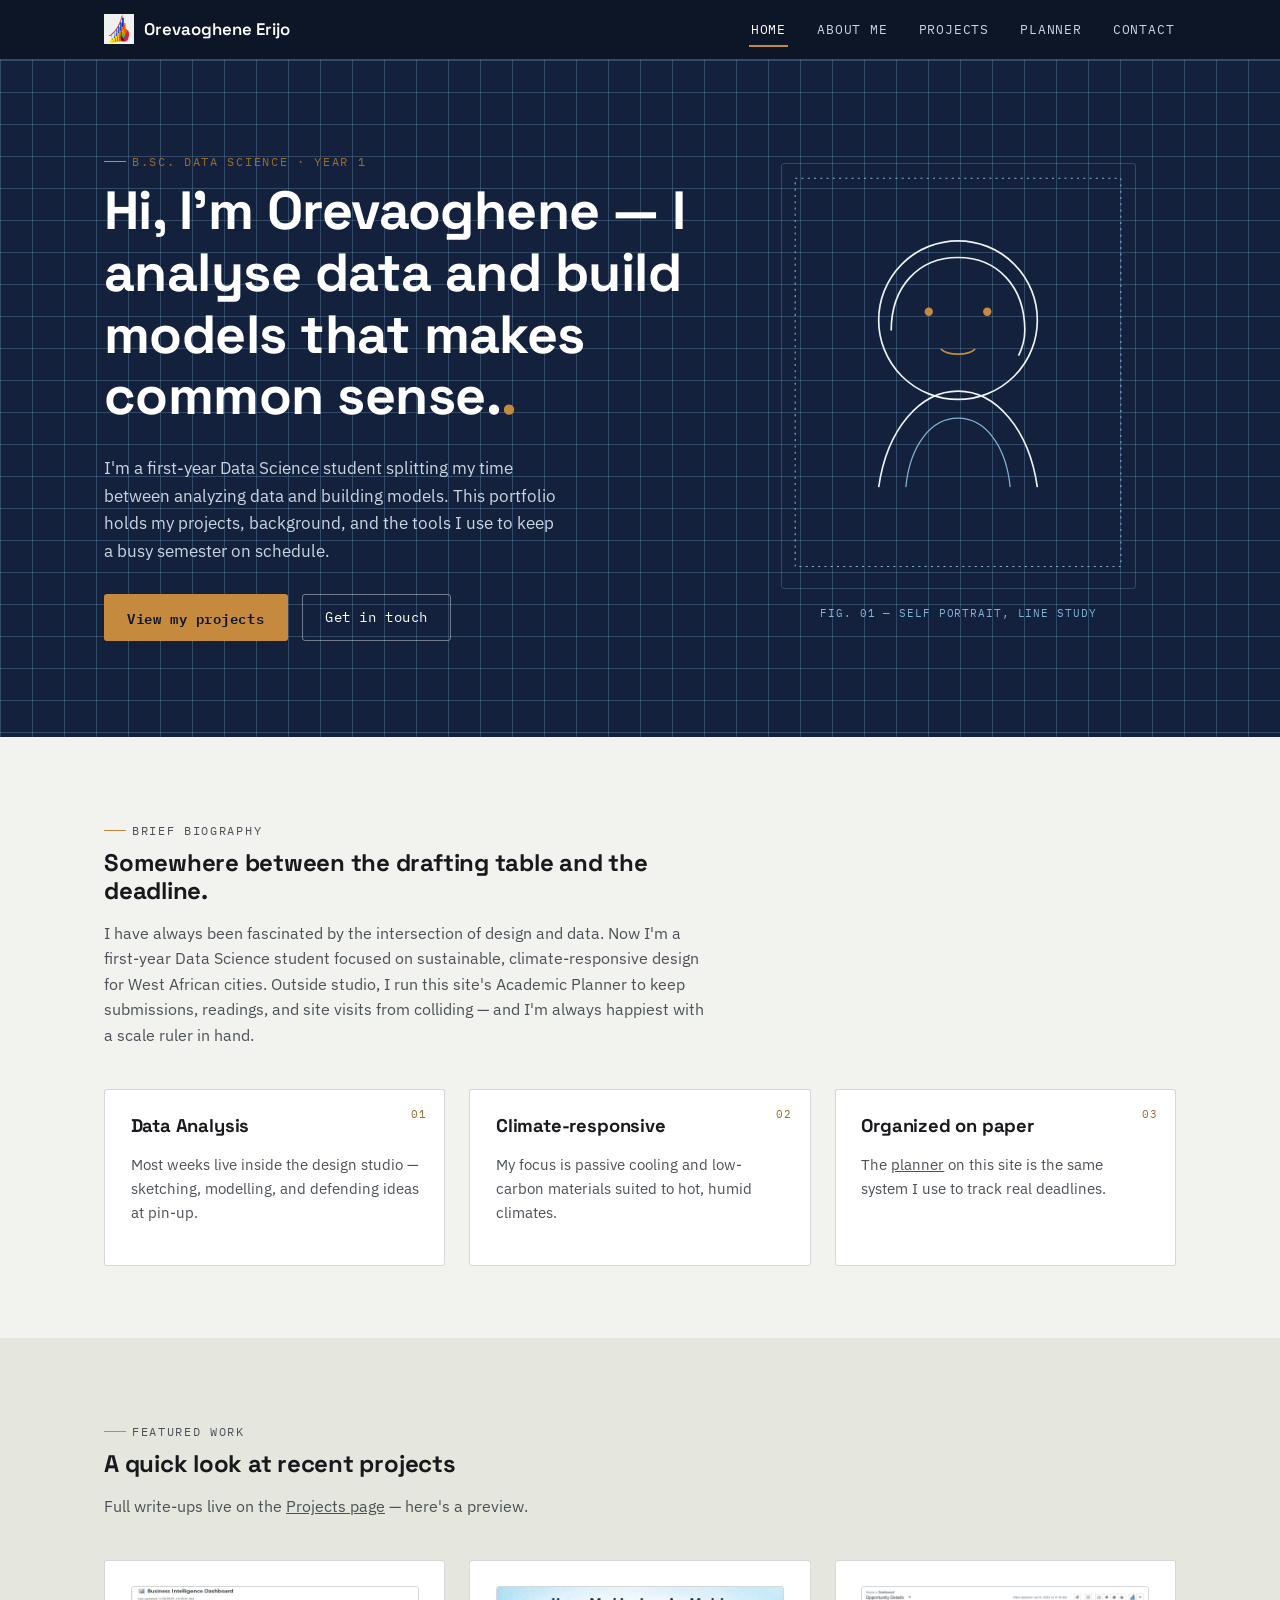
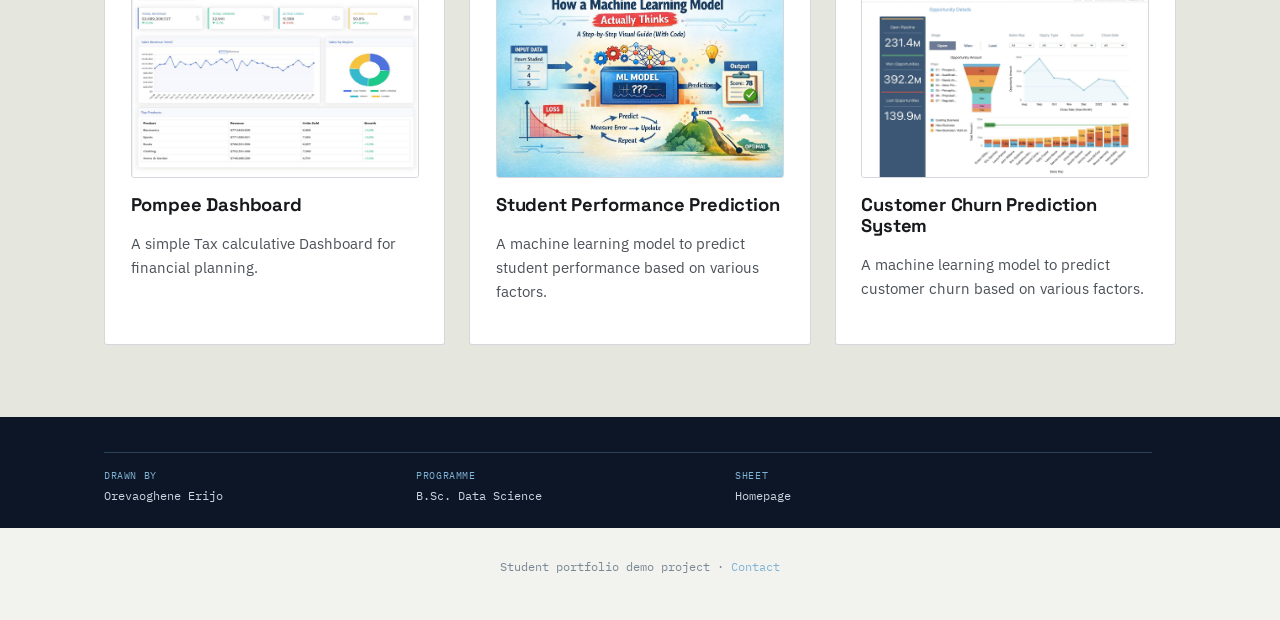
<file: index.html>
<!DOCTYPE html>
<html lang="en">
<head>
<meta charset="UTF-8">
<meta name="viewport" content="width=device-width, initial-scale=1.0">
<title>Orevaoghene Erijo — Data Science Student Portfolio</title>
<meta name="description" content="Academic portfolio and planner for Orevaoghene Erijo, first-year Data Science student.">
<link rel="stylesheet" href="css/style.css">
</head>
<body>

<header class="site-header">
  <nav class="nav" aria-label="Primary">
    <a class="brand" href="index.html">
      <!--<svg class="mark" viewBox="0 0 40 40" fill="none" xmlns="http://www.w3.org/2000/svg" aria-hidden="true">
        <circle cx="20" cy="20" r="17" stroke="#C68A3E" stroke-width="1.6"/>
        <path d="M20 6L27 30L20 26L13 30L20 6Z" stroke="#C68A3E" stroke-width="1.4" stroke-linejoin="round"/>
        <circle cx="20" cy="20" r="2" fill="#C68A3E"/>
      </svg>
    -->
    <img
      class="mark"
      src="images/svg_img.jpg"
      alt=""
      aria-hidden="true"
    />
      Orevaoghene Erijo
    </a>
    <button class="nav-toggle" aria-expanded="false" aria-controls="primary-nav">Menu</button>
    <ul class="nav-links" id="primary-nav">
      <li><a href="index.html" aria-current="page">Home</a></li>
      <li><a href="about.html">About Me</a></li>
      <li><a href="projects.html">Projects</a></li>
      <li><a href="planner.html">Planner</a></li>
      <li><a href="contact.html">Contact</a></li>
    </ul>
  </nav>
</header>

<main>
  <section class="hero blueprint">
    <div class="wrap">
      <div>
        <p class="eyebrow">B.Sc. Data Science · Year 1</p>
        <h1>Hi, I'm Orevaoghene — I analyse data and build models that makes common sense.<span class="accent">.</span></h1>
        <p class="lede">I'm a first-year Data Science student splitting my time between analyzing data and building models. This portfolio holds my projects, background, and the tools I use to keep a busy semester on schedule.</p>
        <div class="btn-row">
          <a class="btn btn-primary" href="projects.html">View my projects</a>
          <a class="btn btn-ghost" href="contact.html">Get in touch</a>
        </div>
      </div>
      <div>
        <figure class="portrait-frame">
          <svg viewBox="0 0 320 380" xmlns="http://www.w3.org/2000/svg" role="img" aria-labelledby="portraitTitle">
            <title id="portraitTitle">Line-drawing portrait of Orevaoghene Erijo, drafted in blueprint style</title>
            <rect x="4" y="4" width="312" height="372" fill="none" stroke="#7FB3D5" stroke-width="1" stroke-dasharray="2 4"/>
            <circle cx="160" cy="140" r="76" fill="none" stroke="#EDF2F6" stroke-width="1.6"/>
            <path d="M96 150c0-42 26-70 64-70s64 28 64 70c0 8-2 16-6 24" fill="none" stroke="#EDF2F6" stroke-width="1.6"/>
            <path d="M84 300c8-56 40-92 76-92s68 36 76 92" fill="none" stroke="#EDF2F6" stroke-width="1.6"/>
            <path d="M110 300c4-40 24-66 50-66s46 26 50 66" fill="none" stroke="#7FB3D5" stroke-width="1.2"/>
            <circle cx="132" cy="132" r="4" fill="#C68A3E"/>
            <circle cx="188" cy="132" r="4" fill="#C68A3E"/>
            <path d="M144 168c6 6 26 6 32 0" fill="none" stroke="#C68A3E" stroke-width="1.6" stroke-linecap="round"/>
          </svg>
        </figure>
        <p class="portrait-cap">FIG. 01 — SELF PORTRAIT, LINE STUDY</p>
      </div>
    </div>
  </section>

  <section>
    <div class="wrap">
      <div class="section-head">
        <p class="eyebrow">Brief biography</p>
        <h2>Somewhere between the drafting table and the deadline.</h2>
        <p>I have always been fascinated by the intersection of design and data. Now I'm a first-year Data Science student focused on sustainable, climate-responsive design for West African cities. Outside studio, I run this site's Academic Planner to keep submissions, readings, and site visits from colliding — and I'm always happiest with a scale ruler in hand.</p>
      </div>
      <div class="grid-3">
        <div class="card">
          <span class="sheet-tag">01</span>
          <h3>Data Analysis</h3>
          <p>Most weeks live inside the design studio — sketching, modelling, and defending ideas at pin-up.</p>
        </div>
        <div class="card">
          <span class="sheet-tag">02</span>
          <h3>Climate-responsive</h3>
          <p>My focus is passive cooling and low-carbon materials suited to hot, humid climates.</p>
        </div>
        <div class="card">
          <span class="sheet-tag">03</span>
          <h3>Organized on paper</h3>
          <p>The <a href="planner.html">planner</a> on this site is the same system I use to track real deadlines.</p>
        </div>
      </div>
    </div>
  </section>

  <section class="section-alt">
    <div class="wrap">
      <div class="section-head">
        <p class="eyebrow">Featured work</p>
        <h2>A quick look at recent projects</h2>
        <p>Full write-ups live on the <a href="projects.html">Projects page</a> — here's a preview.</p>
      </div>
      <div class="grid-3">
        <div class="card">
          <div class="thumb">
            <!--
            <svg viewBox="0 0 300 180" xmlns="http://www.w3.org/2000/svg" aria-hidden="true">
              <rect width="300" height="180" fill="#14213D"/>
              <path d="M20 150L90 60L160 150" fill="none" stroke="#7FB3D5" stroke-width="2"/>
              <rect x="30" y="150" width="120" height="4" fill="#C68A3E"/>
              <path d="M170 150V70h90v80" fill="none" stroke="#EDF2F6" stroke-width="2"/>
            </svg>
            -->
            <img src="images/tax.jpg" alt="Pompee Dashboard" width="300" height="190">
          </div>
          <h3>Pompee Dashboard</h3>
          <p>A simple Tax calculative Dashboard for financial planning.</p>
        </div>
        <div class="card">
          <div class="thumb">
            <!--
            <svg viewBox="0 0 300 180" xmlns="http://www.w3.org/2000/svg" aria-hidden="true">
              <rect width="300" height="180" fill="#14213D"/>
              <rect x="40" y="40" width="220" height="110" fill="none" stroke="#EDF2F6" stroke-width="2"/>
              <line x1="40" y1="95" x2="260" y2="95" stroke="#7FB3D5" stroke-width="1.4"/>
              <line x1="120" y1="40" x2="120" y2="150" stroke="#7FB3D5" stroke-width="1.4"/>
              <line x1="190" y1="40" x2="190" y2="150" stroke="#7FB3D5" stroke-width="1.4"/>
            </svg>
            -->
            <img src="images/scps.jpg" alt="Student Performance Prediction" width="300" height="190">
          </div>
          <h3>Student Performance Prediction</h3>
          <p>A machine learning model to predict student performance based on various factors.</p>
        </div>
        <div class="card">
          <div class="thumb">
            <!--
            <svg viewBox="0 0 300 180" xmlns="http://www.w3.org/2000/svg" aria-hidden="true">
              <rect width="300" height="180" fill="#14213D"/>
              <circle cx="150" cy="95" r="55" fill="none" stroke="#EDF2F6" stroke-width="2"/>
              <path d="M150 40v110M95 95h110" stroke="#7FB3D5" stroke-width="1.4"/>
            </svg>
            -->
            <img src="images/ccp.jpg" alt="Customer Churn Prediction System" width="300" height="190">
          </div>
          <h3>Customer Churn Prediction System</h3>
          <p>A machine learning model to predict customer churn based on various factors.</p>
        </div>
      </div>
    </div>
  </section>
</main>

<footer class="title-block">
  <div class="wrap">
    <div>
      <div class="tb-grid">
        <div><span>Drawn by</span>Orevaoghene Erijo</div>
        <div><span>Programme</span>B.Sc. Data Science</div>
       <!--
        <div><span>Scale</span>Not to scale</div>
        --> 
        <div><span>Sheet</span> Homepage</div>
      </div>
    </div>
   <!-- <div class="tb-sheet">A-01</div> -->
  </div>
</footer>
<p class="site-footer-bottom">Student portfolio demo project · <a href="contact.html">Contact</a></p>

<script src="js/nav.js"></script>
</body>
</html>
</file>
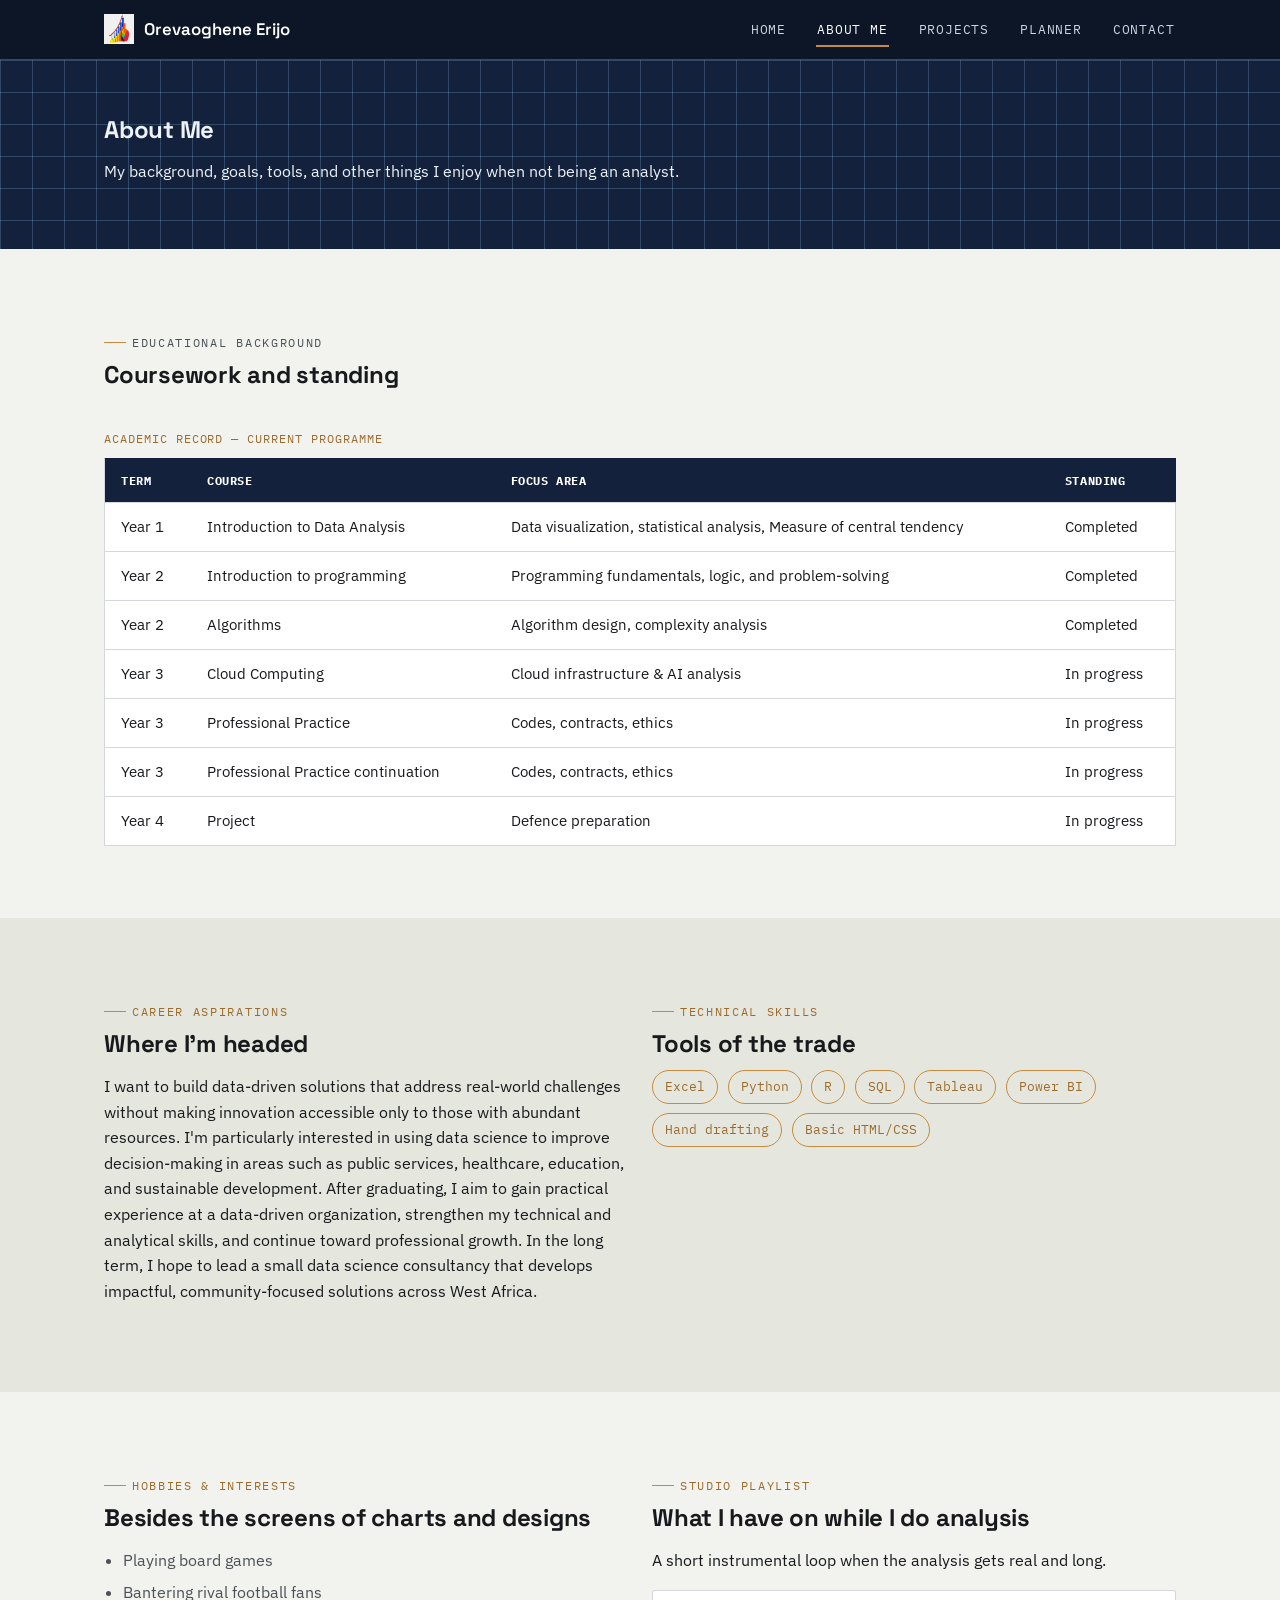
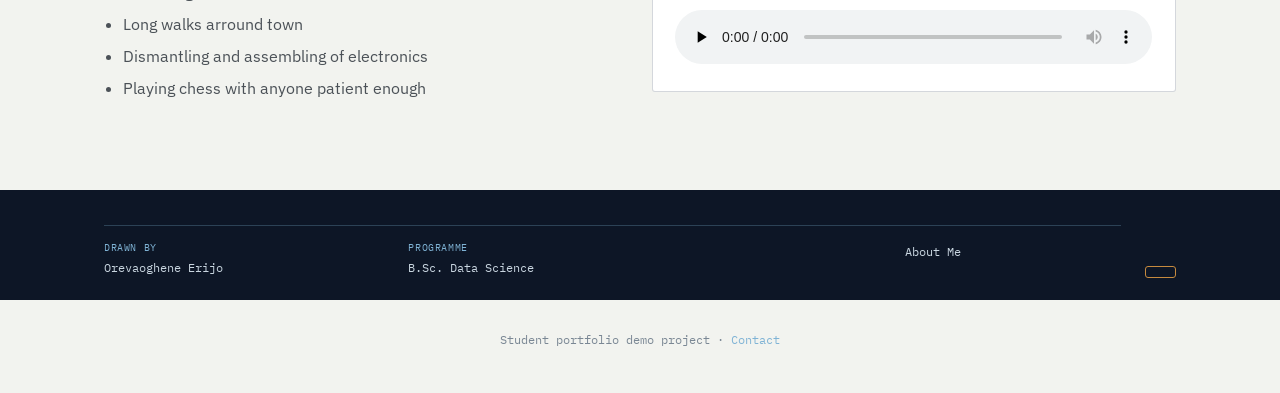
<file: about.html>
<!DOCTYPE html>
<html lang="en">
<head>
<meta charset="UTF-8">
<meta name="viewport" content="width=device-width, initial-scale=1.0">
<title>About Me — Orevaoghene Erijo</title>
<meta name="description" content="Educational background, aspirations, skills and hobbies of Orevaoghene Erijo.">
<link rel="stylesheet" href="css/style.css">
</head>
<body>

<header class="site-header">
  <nav class="nav" aria-label="Primary">
    <a class="brand" href="index.html">
      <!--<svg class="mark" viewBox="0 0 40 40" fill="none"  aria-hidden="true">      
        <circle cx="20" cy="20" r="17" stroke="#C68A3E" stroke-width="1.6"/>
        <path d="M20 6L27 30L20 26L13 30L20 6Z" stroke="#C68A3E" stroke-width="1.4" stroke-linejoin="round"/>
        <circle cx="20" cy="20" r="2" fill="#C68A3E"/>
      </svg>
    -->
    <img
    class="mark"
    src="images/svg_img.jpg"
    alt=""
    aria-hidden="true">
      Orevaoghene Erijo
    </a>
    <button class="nav-toggle" aria-expanded="false" aria-controls="primary-nav">Menu</button>
    <ul class="nav-links" id="primary-nav">
      <li><a href="index.html">Home</a></li>
      <li><a href="about.html" aria-current="page">About Me</a></li>
      <li><a href="projects.html">Projects</a></li>
      <li><a href="planner.html">Planner</a></li>
      <li><a href="contact.html">Contact</a></li>
    </ul>
  </nav>
</header>

<main>
  <section class="blueprint" style="padding: 3.5rem 0 3rem;">
    <div class="wrap">
      <h1>About Me</h1>
      <p class="lede">My background, goals, tools, and other things I enjoy when not being an analyst.</p>
    </div>
  </section>

  <section>
    <div class="wrap">
      <div class="section-head">
        <p class="eyebrow">Educational background</p>
        <h2>Coursework and standing</h2>
      </div>
      <table>
        <caption>Academic record — current programme</caption>
        <thead>
          <tr>
            <th scope="col">Term</th>
            <th scope="col">Course</th>
            <th scope="col">Focus area</th>
            <th scope="col">Standing</th>
          </tr>
        </thead>
        <tbody>
          <tr>
            <td>Year 1</td>
            <td>Introduction to Data Analysis</td>
            <td>Data visualization, statistical analysis, Measure of central tendency</td>
            <td>Completed</td>
          </tr>
          <tr>
            <td>Year 2</td>
            <td>Introduction to programming</td>
            <td>Programming fundamentals, logic, and problem-solving</td>
            <td>Completed</td>
          </tr>
          <tr>
            <td>Year 2</td>
            <td>Algorithms</td>
            <td>Algorithm design, complexity analysis</td>
            <td>Completed</td>
          </tr>
          <tr>
            <td>Year 3</td>
            <td>Cloud Computing</td>
            <td>Cloud infrastructure &amp; AI analysis</td>
            <td>In progress</td>
          </tr>
          <tr>
            <td>Year 3</td>
            <td>Professional Practice</td>
            <td>Codes, contracts, ethics</td>
            <td>In progress</td>
          </tr>
          
          <tr>
            <td>Year 3</td>
            <td>Professional Practice continuation</td>
            <td>Codes, contracts, ethics</td>
            <td>In progress</td>
          </tr>  
          <tr>
            <td>Year 4</td>
            <td>Project</td>
            <td>Defence preparation</td>
            <td>In progress</td>
          </tr>
        </tbody>
      </table>
    </div>
  </section>

  <section class="section-alt">
    <div class="wrap grid-2">
      <div>
        <p class="eyebrow">Career aspirations</p>
        <h2>Where I'm headed</h2>
        <p>I want to build data-driven solutions that address real-world challenges without making innovation accessible only to those with abundant resources. I'm particularly interested in using data science to improve decision-making in areas such as public services, healthcare, education, and sustainable development. 
          After graduating, I aim to gain practical experience at a data-driven organization, strengthen my technical and analytical skills, and continue toward professional growth. In the long term, I hope to lead a small data science consultancy that develops impactful, 
          community-focused solutions across West Africa.</p>
      </div>
      <div>
        <p class="eyebrow">Technical skills</p>
        <h2>Tools of the trade</h2>
        <ul class="tag-list">
          <li>Excel</li>
          <li>Python</li>
          <li>R</li>
          <li>SQL</li>
          <li>Tableau</li>
          <li>Power BI</li>
          <li>Hand drafting</li>
          <li>Basic HTML/CSS</li>
        </ul>
      </div>
    </div>
  </section>

  <section>
    <div class="wrap grid-2">
      <div>
        <p class="eyebrow">Hobbies &amp; interests</p>
        <h2>Besides the screens of charts and designs</h2>
        <ul class="plain-list">
          <li>Playing board games</li>
          <li>Bantering rival football fans</li>
          <li>Long walks arround town</li>
          <li>Dismantling and assembling of electronics</li>
          <li>Playing chess with anyone patient enough</li>
        </ul>
      </div>
      <div>
        <p class="eyebrow">Studio playlist</p>
        <h2>What I have on while I do analysis</h2>
        <p>A short instrumental loop when the analysis gets real and long.</p>
        <div class="audio-card">
          <audio controls preload="none">
            <source src="https://www.soundhelix.com/examples/mp3/SoundHelix-Song-1.mp3" type="audio/mpeg">
            Your browser doesn't support the audio element. You can <a href="https://www.soundhelix.com/examples/mp3/SoundHelix-Song-1.mp3">download the track</a> instead.
          </audio>
        </div>
      </div>
    </div>
  </section>
</main>

<footer class="title-block">
  <div class="wrap">
    <div>
      <div class="tb-grid">
        <div><span>Drawn by</span>Orevaoghene Erijo</div>
        <div><span>Programme</span>B.Sc. Data Science</div>
        <div><span></span></div>
        <div><span></span>About Me</div>
      </div>
    </div>
    <div class="tb-sheet"></div>
  </div>
</footer>
<p class="site-footer-bottom">Student portfolio demo project · <a href="contact.html">Contact</a></p>

<script src="js/nav.js"></script>
</body>
</html>
</file>
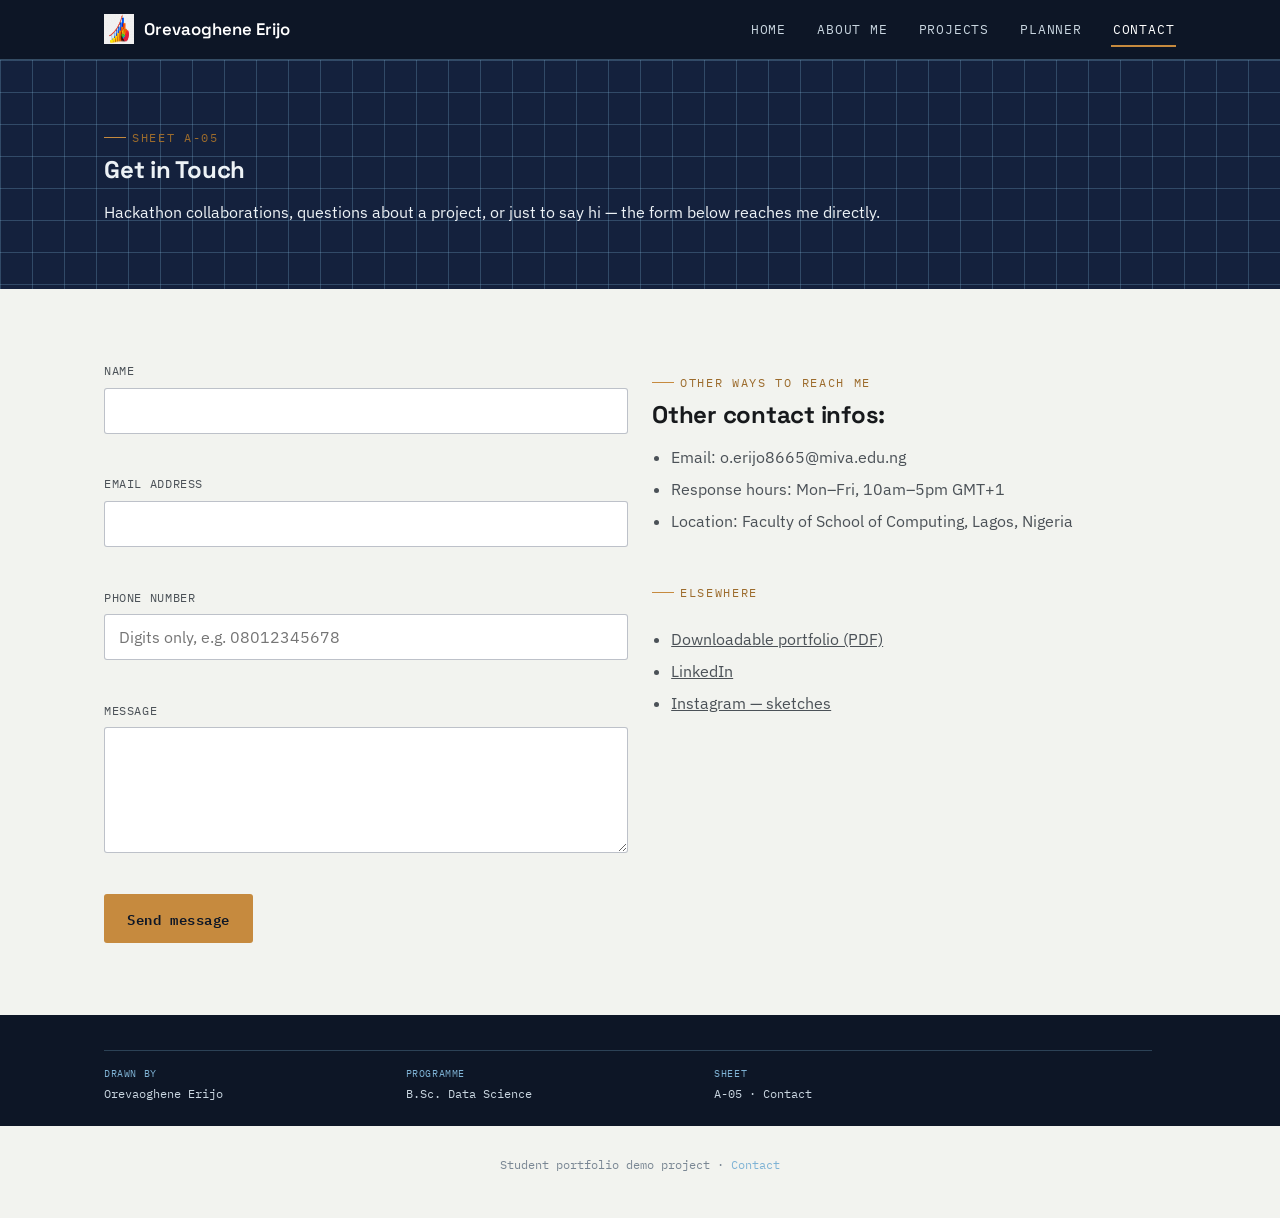
<file: contact.html>
<!DOCTYPE html>
<html lang="en">
<head>
<meta charset="UTF-8">
<meta name="viewport" content="width=device-width, initial-scale=1.0">
<title>Contact — Orevaoghene Erijo</title>
<meta name="description" content="Get in touch with Orevaoghene Erijo via this validated contact form.">
<link rel="stylesheet" href="css/style.css">
</head>
<body>

<header class="site-header">
  <nav class="nav" aria-label="Primary">
    <a class="brand" href="index.html">
      <!--<svg class="mark" viewBox="0 0 40 40" fill="none"  aria-hidden="true">      
        <circle cx="20" cy="20" r="17" stroke="#C68A3E" stroke-width="1.6"/>
        <path d="M20 6L27 30L20 26L13 30L20 6Z" stroke="#C68A3E" stroke-width="1.4" stroke-linejoin="round"/>
        <circle cx="20" cy="20" r="2" fill="#C68A3E"/>
      </svg>
    -->
    <img
    class="mark"
    src="images/svg_img.jpg"
    alt=""
    aria-hidden="true">
      Orevaoghene Erijo
    </a>
    <button class="nav-toggle" aria-expanded="false" aria-controls="primary-nav">Menu</button>
    <ul class="nav-links" id="primary-nav">
      <li><a href="index.html">Home</a></li>
      <li><a href="about.html">About Me</a></li>
      <li><a href="projects.html">Projects</a></li>
      <li><a href="planner.html">Planner</a></li>
      <li><a href="contact.html" aria-current="page">Contact</a></li>
    </ul>
  </nav>
</header>

<main>
  <section class="blueprint" style="padding: 3.5rem 0 3rem;">
    <div class="wrap">
      <p class="eyebrow">Sheet A-05</p>
      <h1>Get in Touch</h1>
      <p class="lede">Hackathon collaborations, questions about a project, or just to say hi — the form below reaches me directly.</p>
    </div>
  </section>

  <section>
    <div class="wrap grid-2">
      <div>
        <form class="stack" id="contact-form" novalidate>
          <div class="field">
            <label for="cf-name">Name</label>
            <input type="text" id="cf-name" name="name" autocomplete="name">
            <span class="error-msg" id="cf-name-error"></span>
          </div>
          <div class="field">
            <label for="cf-email">Email address</label>
            <input type="email" id="cf-email" name="email" autocomplete="email">
            <span class="error-msg" id="cf-email-error"></span>
          </div>
          <div class="field">
            <label for="cf-phone">Phone number</label>
            <input type="tel" id="cf-phone" name="phone" placeholder="Digits only, e.g. 08012345678" autocomplete="tel">
            <span class="error-msg" id="cf-phone-error"></span>
          </div>
          <div class="field">
            <label for="cf-message">Message</label>
            <textarea id="cf-message" name="message" rows="5"></textarea>
            <span class="error-msg" id="cf-message-error"></span>
          </div>
          <div>
            <button type="submit" class="btn btn-primary" style="background: var(--brass); color: var(--navy-deep);">Send message</button>
          </div>
          <div class="form-status" id="form-status" role="status" aria-live="polite"></div>
        </form>
      </div>
      <div>
        <p class="eyebrow">Other ways to reach me</p>
        <h2>Other contact infos:</h2>
        <ul class="plain-list">
          <li>Email: o.erijo8665@miva.edu.ng</li>
          <li>Response hours: Mon–Fri, 10am–5pm GMT+1</li>
          <li>Location: Faculty of School of Computing, Lagos, Nigeria</li>
        </ul>
        <p class="eyebrow" style="margin-top:2rem;">Elsewhere</p>
        <ul class="plain-list">
          <li><a href="https://example.com/hovi-portfolio-pdf" target="_blank" rel="noopener noreferrer">Downloadable portfolio (PDF)</a></li>
          <li><a href="https://example.com/hovi-linkedin" target="_blank" rel="noopener noreferrer">LinkedIn</a></li>
          <li><a href="https://example.com/hovi-instagram" target="_blank" rel="noopener noreferrer">Instagram — sketches</a></li>
        </ul>
      </div>
    </div>
  </section>
</main>

<footer class="title-block">
  <div class="wrap">
    <div>
      <div class="tb-grid">
        <div><span>Drawn by</span>Orevaoghene Erijo</div>
        <div><span>Programme</span>B.Sc. Data Science</div>
        <!-- <div><span>Scale</span>Not to scale</div> -->
        <div><span>Sheet</span>A-05 · Contact</div>
      </div>
    </div>
   <!-- <div class="tb-sheet">A-05</div> --> 
  </div>
</footer>
<p class="site-footer-bottom">Student portfolio demo project · <a href="contact.html">Contact</a></p>

<script src="js/nav.js"></script>
<script src="js/contact.js"></script>
</body>
</html>
</file>
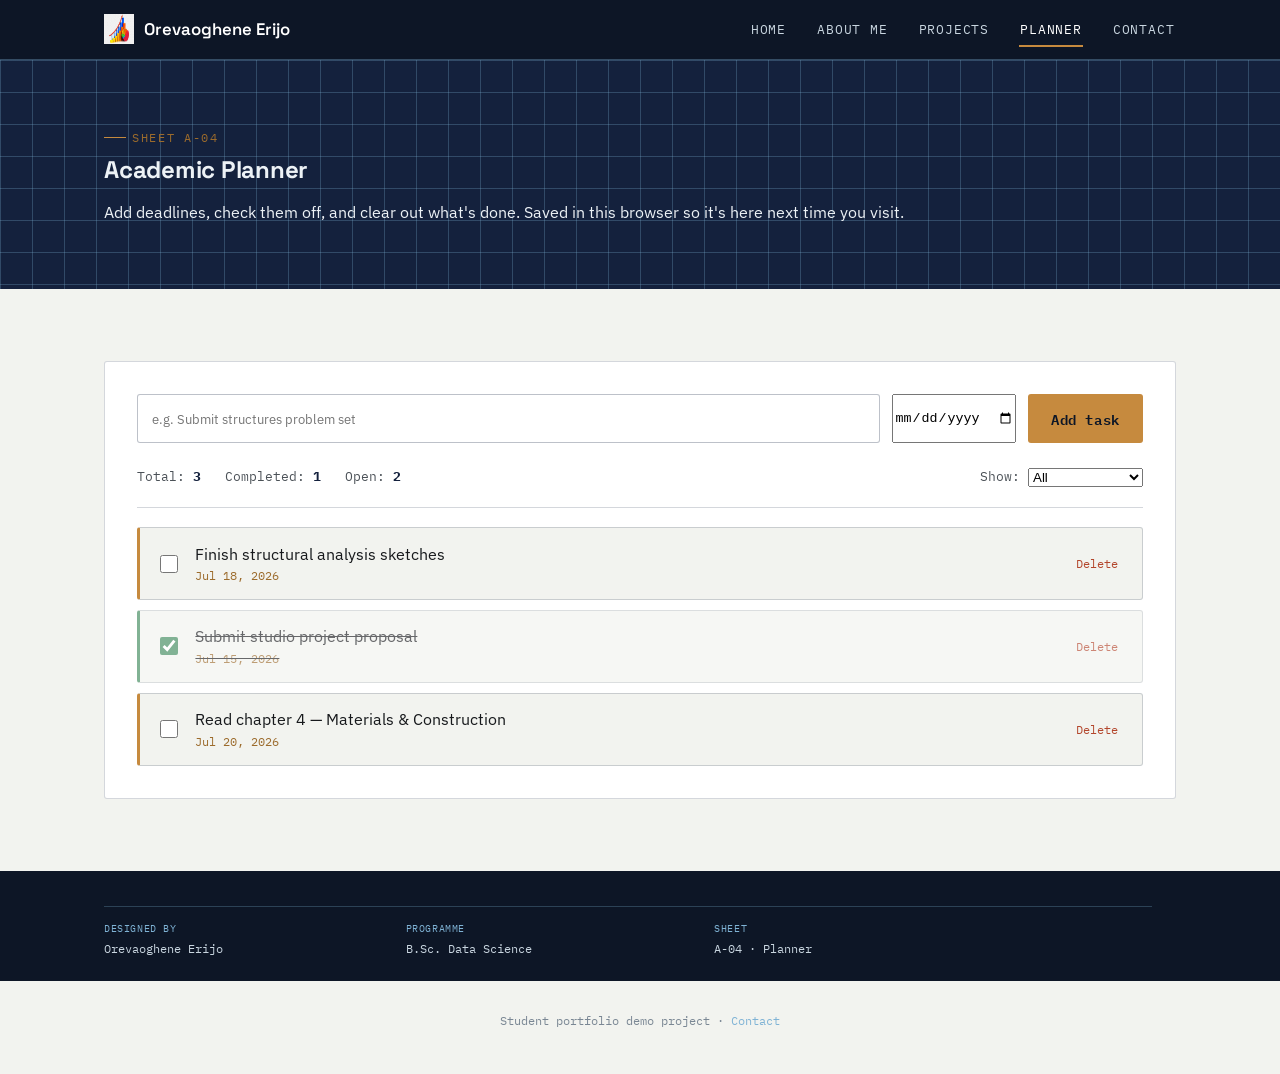
<file: planner.html>
<!DOCTYPE html>
<html lang="en">
<head>
<meta charset="UTF-8">
<meta name="viewport" content="width=device-width, initial-scale=1.0">
<title>Academic Planner — Orevaoghene Erijo</title>
<meta name="description" content="Interactive academic planner to add, complete, and delete tasks.">
<link rel="stylesheet" href="css/style.css">
</head>
<body>

<header class="site-header">
  <nav class="nav" aria-label="Primary">
    <a class="brand" href="index.html">
      <!--<svg class="mark" viewBox="0 0 40 40" fill="none" xmlns="http://www.w3.org/2000/svg" aria-hidden="true">
        <circle cx="20" cy="20" r="17" stroke="#C68A3E" stroke-width="1.6"/>
        <path d="M20 6L27 30L20 26L13 30L20 6Z" stroke="#C68A3E" stroke-width="1.4" stroke-linejoin="round"/>
        <circle cx="20" cy="20" r="2" fill="#C68A3E"/>
      </svg>
    -->
    <img
    class="mark"
    src="images/svg_img.jpg"
    alt=""
    aria-hidden="true">
      Orevaoghene Erijo
    </a>
    <button class="nav-toggle" aria-expanded="false" aria-controls="primary-nav">Menu</button>
    <ul class="nav-links" id="primary-nav">
      <li><a href="index.html">Home</a></li>
      <li><a href="about.html">About Me</a></li>
      <li><a href="projects.html">Projects</a></li>
      <li><a href="planner.html" aria-current="page">Planner</a></li>
      <li><a href="contact.html">Contact</a></li>
    </ul>
  </nav>
</header>

<main>
  <section class="blueprint" style="padding: 3.5rem 0 3rem;">
    <div class="wrap">
      <p class="eyebrow">Sheet A-04</p>
      <h1>Academic Planner</h1>
      <p class="lede">Add deadlines, check them off, and clear out what's done. Saved in this browser so it's here next time you visit.</p>
    </div>
  </section>

  <section>
    <div class="wrap">
      <div class="planner-panel">

        <form class="task-form" id="task-form">
          <label class="visually-hidden" for="task-input">Task description</label>
          <input type="text" id="task-input" name="task" placeholder="e.g. Submit structures problem set" required maxlength="120">
          <label class="visually-hidden" for="task-due">Due date</label>
          <input type="date" id="task-due" name="due" aria-label="Due date">
          <button type="submit" class="btn btn-primary" style="background: var(--brass); color: var(--navy-deep);">Add task</button>
        </form>

        <div class="task-stats">
          <span>Total: <strong id="stat-total">0</strong></span>
          <span>Completed: <strong id="stat-done">0</strong></span>
          <span>Open: <strong id="stat-open">0</strong></span>
          <label style="margin-left:auto; display:flex; align-items:center; gap:0.5rem;">
            Show:
            <select id="task-filter" aria-label="Filter tasks">
              <option value="all">All</option>
              <option value="open">Open only</option>
              <option value="done">Completed only</option>
            </select>
          </label>
        </div>

        <ul class="task-list" id="task-list"></ul>
        <p class="empty-state" id="empty-state">No tasks here yet — add one above to get started.</p>
      </div>
    </div>
  </section>
</main>

<footer class="title-block">
  <div class="wrap">
    <div>
      <div class="tb-grid">
        <div><span>Designed by</span>Orevaoghene Erijo</div>
        <div><span>Programme</span>B.Sc. Data Science</div>
       <!-- <div><span>Scale</span>Not to scale</div> 
        --> 
        <div><span>Sheet</span>A-04 · Planner</div>
      </div>
    </div>
    <!-- <div class="tb-sheet">A-04</div> -->
  </div>
</footer>
<p class="site-footer-bottom">Student portfolio demo project · <a href="contact.html">Contact</a></p>

<script src="js/nav.js"></script>
<script src="js/planner.js"></script>
</body>
</html>
</file>
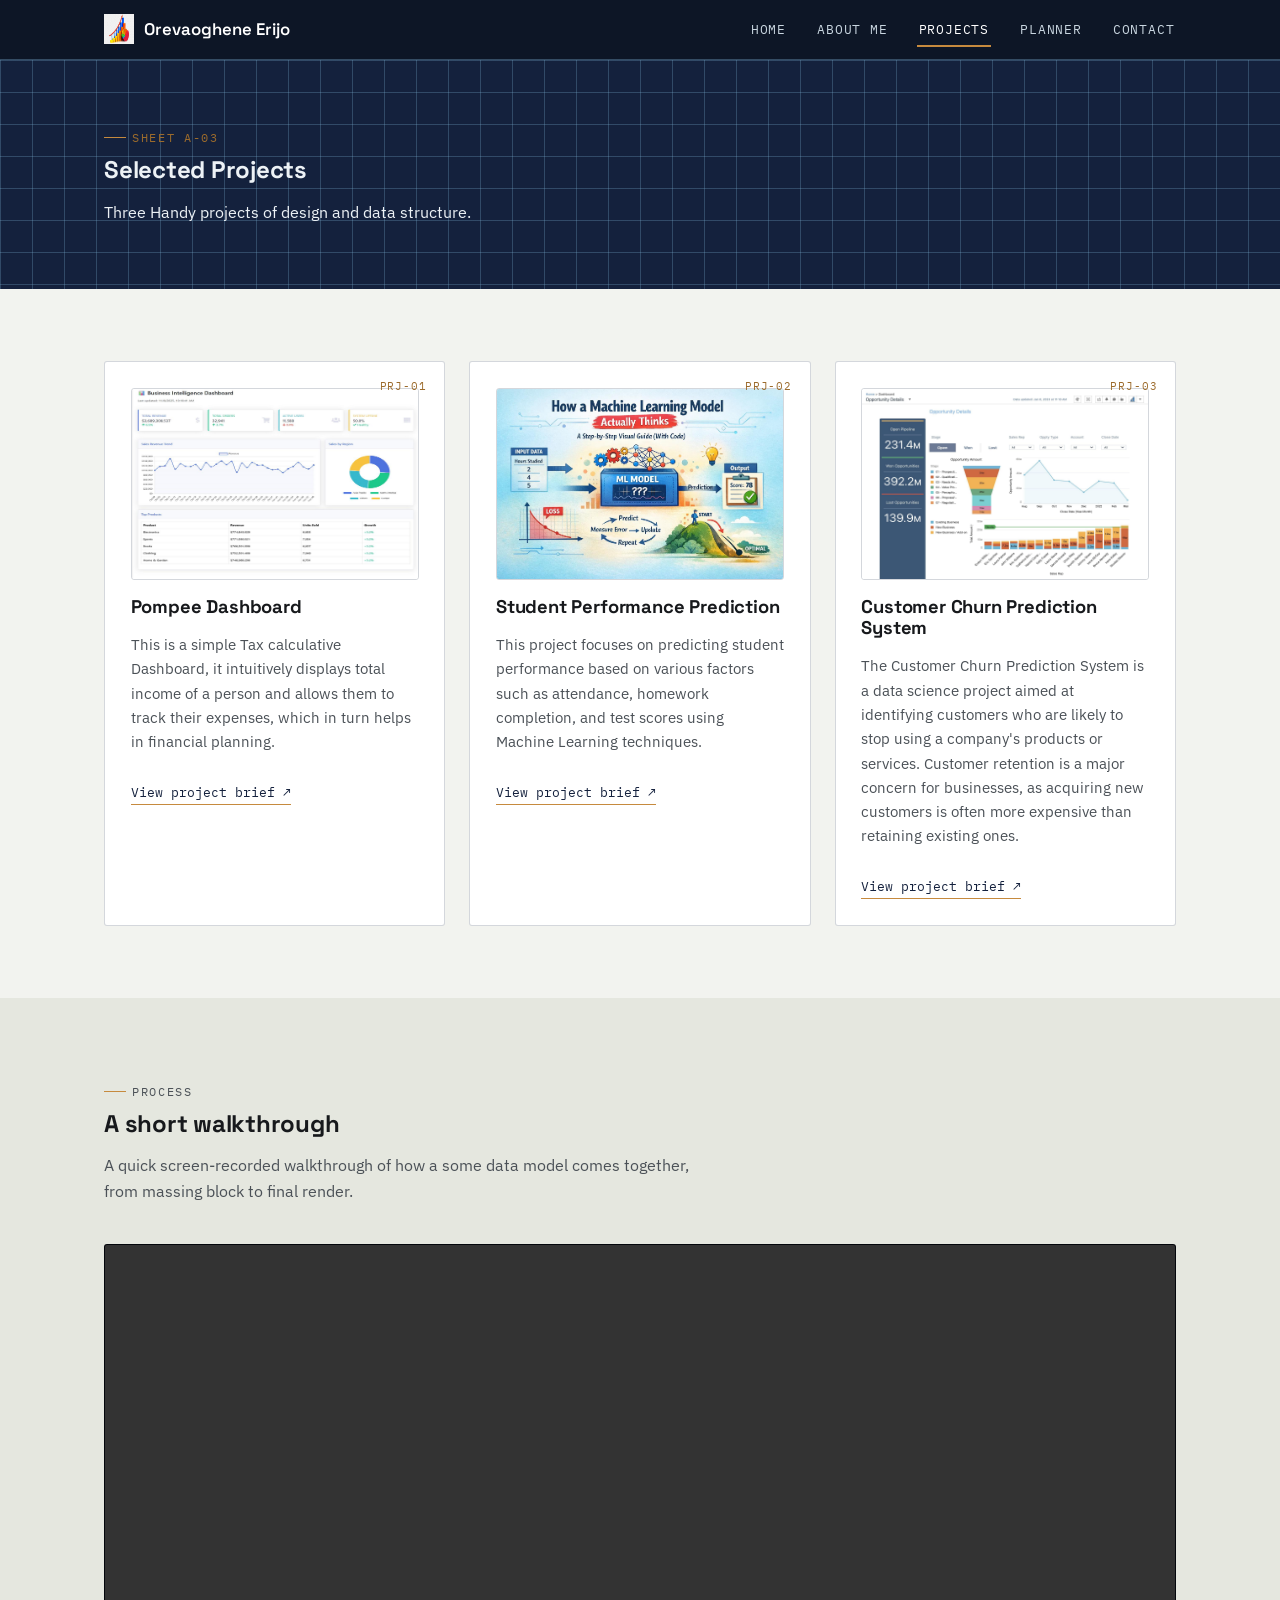
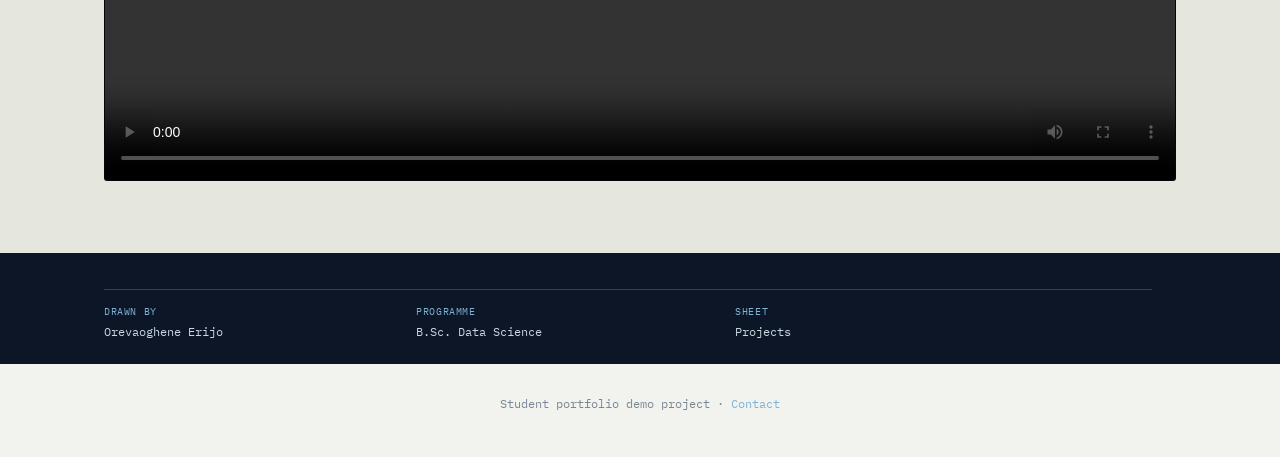
<file: projects.html>
<!DOCTYPE html>
<html lang="en">
<head>
<meta charset="UTF-8">
<meta name="viewport" content="width=device-width, initial-scale=1.0">
<title>Projects — Orevaoghene Erijo</title>
<meta name="description" content="Selected architecture studio projects by Orevaoghene Erijo.">
<link rel="stylesheet" href="css/style.css">
</head>
<body>

<header class="site-header">
  <nav class="nav" aria-label="Primary">
    <a class="brand" href="index.html">
      <!--<svg class="mark" viewBox="0 0 40 40" fill="none" xmlns="http://www.w3.org/2000/svg" aria-hidden="true">
        <circle cx="20" cy="20" r="17" stroke="#C68A3E" stroke-width="1.6"/>
        <path d="M20 6L27 30L20 26L13 30L20 6Z" stroke="#C68A3E" stroke-width="1.4" stroke-linejoin="round"/>
        <circle cx="20" cy="20" r="2" fill="#C68A3E"/>
      </svg>
      -->
    <img
    class="mark"
    src="images/svg_img.jpg"
    alt=""
    aria-hidden="true" 
    />
      Orevaoghene Erijo
    </a>
    <button class="nav-toggle" aria-expanded="false" aria-controls="primary-nav">Menu</button>
    <ul class="nav-links" id="primary-nav">
      <li><a href="index.html">Home</a></li>
      <li><a href="about.html">About Me</a></li>
      <li><a href="projects.html" aria-current="page">Projects</a></li>
      <li><a href="planner.html">Planner</a></li>
      <li><a href="contact.html">Contact</a></li>
    </ul>
  </nav>
</header>

<main>
  <section class="blueprint" style="padding: 3.5rem 0 3rem;">
    <div class="wrap">
      <p class="eyebrow">Sheet A-03</p>
      <h1>Selected Projects</h1>
      <p class="lede">Three Handy projects of design and data structure.</p>
    </div>
  </section>

  <section>
    <div class="wrap">
      <div class="grid-3">

        <article class="card">
          <span class="sheet-tag">PRJ-01</span>
          <div class="thumb">
            <!--
            <svg viewBox="0 0 300 190" xmlns="http://www.w3.org/2000/svg" role="img" aria-labelledby="p1title">
              <title id="p1title">Pompee Dashboard</title>
              <rect width="300" height="190" fill="#14213D"/>
              <path d="M15 160L95 55L175 160" fill="none" stroke="#7FB3D5" stroke-width="2"/>
              <rect x="25" y="160" width="140" height="4" fill="#C68A3E"/>
              <path d="M190 160V80h95v80" fill="none" stroke="#EDF2F6" stroke-width="2"/>
              <line x1="190" y1="120" x2="285" y2="120" stroke="#7FB3D5" stroke-width="1"/>
            </svg>
            -->
            <img src="images/tax.jpg" alt="Pompee Dashboard" width="300" height="190">
          </div>
          <h3>Pompee Dashboard</h3>
          <p>This is a simple Tax calculative Dashboard, it intuitively displays total income of a person and allows them to track their expenses, which in turn helps in financial planning.</p>
          <a class="card-link" href="https://example.com/projects/pompee-dashboard" target="_blank" rel="noopener noreferrer">View project brief ↗</a>
        </article>

        <article class="card">
          <span class="sheet-tag">PRJ-02</span>
          <div class="thumb">
            <!--
             <svg viewBox="0 0 300 190" xmlns="http://www.w3.org/2000/svg" role="img" aria-labelledby="p2title">
              <title id="p2title">Student Performance Prediction</title>
              <rect width="300" height="190" fill="#14213D"/>
              <rect x="40" y="40" width="220" height="115" fill="none" stroke="#EDF2F6" stroke-width="2"/>
              <line x1="40" y1="100" x2="260" y2="100" stroke="#7FB3D5" stroke-width="1.4"/>
              <line x1="120" y1="40" x2="120" y2="155" stroke="#7FB3D5" stroke-width="1.4"/>
              <line x1="195" y1="40" x2="195" y2="155" stroke="#7FB3D5" stroke-width="1.4"/>
              <circle cx="150" cy="150" r="3" fill="#C68A3E"/>
            </svg>
            -->
            <img src="images/scps.jpg" alt="Student Performance Prediction" width="300" height="190">
          </div>
          <h3>Student Performance Prediction</h3>
          <p>This project focuses on predicting student performance based on various factors such as attendance, homework completion, and test scores using Machine Learning techniques.</p>
          <a class="card-link" href="https://example.com/projects/student-performance-prediction" target="_blank" rel="noopener noreferrer">View project brief ↗</a>
        </article>

        <article class="card">
          <span class="sheet-tag">PRJ-03</span>
          <div class="thumb">
            <!--
            <svg viewBox="0 0 300 190" xmlns="http://www.w3.org/2000/svg" role="img" aria-labelledby="p3title">
              <title id="p3title">Customer Churn Prediction System</title>
              <rect width="300" height="190" fill="#14213D"/>
              <circle cx="150" cy="100" r="58" fill="none" stroke="#EDF2F6" stroke-width="2"/>
              <path d="M150 42v116M92 100h116" stroke="#7FB3D5" stroke-width="1.4"/>
              <path d="M112 62l76 76M188 62l-76 76" stroke="#7FB3D5" stroke-width="1"/>
            </svg>
          -->
            <img src="images/ccp.jpg" alt="Customer Churn Prediction System" width="300" height="190">
          </div>
          <h3>Customer Churn Prediction System</h3>
          <p>The Customer Churn Prediction System is a data science  project aimed at identifying customers who are likely to stop using a company's products or services. Customer retention is a major concern for businesses, as acquiring new customers is often more expensive than retaining existing ones.</p>
          <a class="card-link" href="https://example.com/projects/customer-churn-prediction" target="_blank" rel="noopener noreferrer">View project brief ↗</a>
        </article>

      </div>
    </div>
  </section>

  <section class="section-alt">
    <div class="wrap">
      <div class="section-head">
        <p class="eyebrow">Process</p>
        <h2>A short walkthrough</h2>
        <p>A quick screen-recorded walkthrough of how a some data model comes together, from massing block to final render.</p>
      </div>
      <div class="media-frame">
        <video controls preload="metadata" poster="">
          <source src="https://interactive-examples.mdn.mozilla.net/media/cc0-videos/flower.webm" type="video/webm">
          <source src="https://interactive-examples.mdn.mozilla.net/media/cc0-videos/flower.mp4" type="video/mp4">
          Your browser doesn't support embedded video.
        </video>
      </div>
    </div>
  </section>
</main>

<footer class="title-block">
  <div class="wrap">
    <div>
      <div class="tb-grid">
        <div><span>Drawn by</span>Orevaoghene Erijo</div>
        <div><span>Programme</span>B.Sc. Data Science</div>
       <!-- <div><span>Scale</span>Not to scale</div> -->
        <div><span>Sheet</span>Projects</div>
      </div>
    </div>
    <!--<div class="tb-sheet">A-03</div> -->
  </div>
</footer>
<p class="site-footer-bottom">Student portfolio demo project · <a href="contact.html">Contact</a></p>

<script src="js/nav.js"></script>
</body>
</html>
</file>
<file: css/style.css>
/* =========================================================
   OREVAOGHENE CSS DESIGN
   ========================================================= */

@import url('https://fonts.googleapis.com/css2?family=Space+Grotesk:wght@400;500;600;700&family=IBM+Plex+Sans:wght@400;500;600&family=IBM+Plex+Mono:wght@400;500&display=swap');

:root {
  /* ---- color tokens ---- */
  --navy:        #14213D;
  --navy-deep:   #0D1626;
  --blue-line:   #7FB3D5;
  --blue-line-soft: rgba(127, 179, 213, 0.28);
  --paper:       #F2F3EF;
  --paper-dim:   #E5E7DF;
  --paper-card:  #FFFFFF;
  --ink:         #17191C;
  --ink-soft:    #4B5157;
  --brass:       #C68A3E;
  --brass-dark:  #9C6B2C;
  --ok:          #3E8A5C;
  --danger:      #B3462C;

  /* ---- type ---- */
  --font-display: 'Space Grotesk', sans-serif;
  --font-body:    'IBM Plex Sans', sans-serif;
  --font-mono:    'IBM Plex Mono', monospace;

  /* ---- layout ---- */
  --max-w: 1120px;
  --radius: 3px;
  --border: 1px solid rgba(20, 33, 61, 0.18);
}

* { box-sizing: border-box; }
html { scroll-behavior: smooth; }

body {
  margin: 0;
  font-family: var(--font-body);
  color: var(--ink);
  background: var(--paper);
  line-height: 1.6;
  -webkit-font-smoothing: antialiased;
}

img { max-width: 100%; display: block; }
a { color: inherit; }

h1, h2, h3, h4 {
  font-family: var(--font-display);
  margin: 0 0 0.5em 0;
  line-height: 1.15;
  letter-spacing: -0.01em;
}

.eyebrow {
  font-family: var(--font-mono);
  font-size: 0.75rem;
  letter-spacing: 0.14em;
  text-transform: uppercase;
  color: var(--brass-dark);
  display: inline-flex;
  align-items: center;
  gap: 0.5em;
  margin-bottom: 0.75em;
}
.eyebrow::before {
  content: "";
  width: 22px;
  height: 1px;
  background: var(--brass);
  display: inline-block;
}

.wrap {
  max-width: var(--max-w);
  margin: 0 auto;
  padding: 0 1.5rem;
}

/* ================= BLUEPRINT GRID BACKGROUND ================= */
.blueprint {
  background-color: var(--navy);
  background-image:
    linear-gradient(var(--blue-line-soft) 1px, transparent 1px),
    linear-gradient(90deg, var(--blue-line-soft) 1px, transparent 1px);
  background-size: 32px 32px;
  color: #EDF2F6;
  position: relative;
}

/* ================= NAVIGATION ================= */
.site-header {
  background: var(--navy-deep);
  border-bottom: 1px solid rgba(127,179,213,0.35);
  position: sticky;
  top: 0;
  z-index: 50;
}
.nav {
  display: flex;
  align-items: center;
  justify-content: space-between;
  padding: 0.9rem 1.5rem;
  max-width: var(--max-w);
  margin: 0 auto;
}
.brand {
  display: flex;
  align-items: center;
  gap: 0.6rem;
  font-family: var(--font-display);
  font-weight: 600;
  font-size: 1.05rem;
  color: #fff;
  text-decoration: none;
}
.brand .mark {
  width: 30px; height: 30px;
  flex-shrink: 0;
}
.nav-links {
  list-style: none;
  display: flex;
  gap: 1.75rem;
  margin: 0;
  padding: 0;
}
.nav-links a {
  text-decoration: none;
  color: #C9D6E0;
  font-family: var(--font-mono);
  font-size: 0.82rem;
  letter-spacing: 0.06em;
  text-transform: uppercase;
  padding: 0.4rem 0.1rem;
  border-bottom: 2px solid transparent;
  transition: color 0.2s ease, border-color 0.2s ease;
}
.nav-links a:hover,
.nav-links a[aria-current="page"] {
  color: #fff;
  border-bottom-color: var(--brass);
}
.nav-toggle {
  display: none;
  background: none;
  border: 1px solid rgba(255,255,255,0.4);
  color: #fff;
  border-radius: var(--radius);
  padding: 0.4rem 0.6rem;
  font-family: var(--font-mono);
  cursor: pointer;
}

@media (max-width: 760px) {
  .nav-toggle { display: inline-block; }
  .nav-links {
    position: absolute;
    top: 100%; left: 0; right: 0;
    background: var(--navy-deep);
    flex-direction: column;
    gap: 0;
    max-height: 0;
    overflow: hidden;
    transition: max-height 0.28s ease;
    border-bottom: 1px solid rgba(127,179,213,0.35);
  }
  .nav-links.open { max-height: 320px; }
  .nav-links li { border-top: 1px solid rgba(127,179,213,0.15); }
  .nav-links a { display: block; padding: 0.9rem 1.5rem; }
}

/* ================= HERO ================= */
.hero {
  padding: 5rem 0 6rem;
  overflow: hidden;
}
.hero .wrap {
  display: grid;
  grid-template-columns: 1.15fr 0.85fr;
  gap: 3rem;
  align-items: center;
}
.hero h1 {
  font-size: clamp(2.2rem, 4.2vw, 3.4rem);
  color: #fff;
}
.hero h1 .accent { color: var(--brass); }
.hero p.lede {
  font-size: 1.08rem;
  color: #C9D6E0;
  max-width: 46ch;
}
.btn-row { display: flex; gap: 0.9rem; margin-top: 1.8rem; flex-wrap: wrap; }
.btn {
  font-family: var(--font-mono);
  font-size: 0.85rem;
  letter-spacing: 0.04em;
  text-decoration: none;
  padding: 0.75rem 1.4rem;
  border-radius: var(--radius);
  display: inline-flex;
  align-items: center;
  gap: 0.5em;
  transition: transform 0.15s ease, box-shadow 0.15s ease;
  border: 1px solid transparent;
}
.btn:hover { transform: translateY(-2px); }
.btn-primary { background: var(--brass); color: var(--navy-deep); font-weight: 600; }
.btn-primary:hover { box-shadow: 0 6px 18px rgba(198,138,62,0.35); }
.btn-ghost { border-color: rgba(255,255,255,0.4); color: #fff; }
.btn-ghost:hover { border-color: var(--brass); color: var(--brass); }

/* portrait line-art frame */
.portrait-frame {
  border: 1px solid var(--blue-line-soft);
  border-radius: var(--radius);
  padding: 0.6rem;
  animation: drawIn 1.1s ease-out both;
}
@keyframes drawIn {
  from { opacity: 0; transform: translateY(14px); }
  to   { opacity: 1; transform: translateY(0); }
}
.portrait-frame svg { width: 100%; height: auto; }
.portrait-cap {
  font-family: var(--font-mono);
  font-size: 0.7rem;
  color: var(--blue-line);
  text-align: center;
  margin-top: 0.5rem;
  letter-spacing: 0.08em;
}

/* ================= SECTIONS ================= */
section { padding: 4.5rem 0; }
.section-alt { background: var(--paper-dim); }
.section-head { max-width: 60ch; margin-bottom: 2.5rem; }
.section-head p { color: var(--ink-soft); }

/* ================= CARDS / GRID ================= */
.grid-3 {
  display: grid;
  grid-template-columns: repeat(3, 1fr);
  gap: 1.5rem;
}
.grid-2 {
  display: grid;
  grid-template-columns: repeat(2, 1fr);
  gap: 1.5rem;
}
@media (max-width: 860px) {
  .grid-3, .grid-2 { grid-template-columns: 1fr; }
  .hero .wrap { grid-template-columns: 1fr; }
  .hero { padding: 3.2rem 0 3.5rem; text-align: left; }
}

.card {
  background: var(--paper-card);
  border: var(--border);
  border-radius: var(--radius);
  padding: 1.6rem;
  transition: transform 0.2s ease, box-shadow 0.2s ease;
  position: relative;
}
.card:hover { transform: translateY(-4px); box-shadow: 0 10px 26px rgba(20,33,61,0.1); }
.card .sheet-tag {
  font-family: var(--font-mono);
  font-size: 0.68rem;
  color: var(--brass-dark);
  letter-spacing: 0.08em;
  position: absolute;
  top: 1rem; right: 1.1rem;
}
.card h3 { font-size: 1.15rem; margin-bottom: 0.4rem; }
.card p { color: var(--ink-soft); font-size: 0.95rem; }
.card .thumb { border-radius: var(--radius); margin-bottom: 1rem; overflow: hidden; border: var(--border); }
.card .thumb svg { display: block; width: 100%; }
.card a.card-link {
  font-family: var(--font-mono);
  font-size: 0.8rem;
  color: var(--navy);
  text-decoration: none;
  display: inline-block;
  margin-top: 0.9rem;
  border-bottom: 1px solid var(--brass);
}
.card a.card-link:hover { color: var(--brass-dark); }

/* ================= TABLES ================= */
table {
  width: 100%;
  border-collapse: collapse;
  font-size: 0.94rem;
  background: var(--paper-card);
  border: var(--border);
}
caption {
  text-align: left;
  font-family: var(--font-mono);
  font-size: 0.75rem;
  letter-spacing: 0.08em;
  text-transform: uppercase;
  color: var(--brass-dark);
  margin-bottom: 0.6rem;
}
th, td {
  text-align: left;
  padding: 0.75rem 1rem;
  border-bottom: var(--border);
}
thead th {
  font-family: var(--font-mono);
  font-size: 0.75rem;
  letter-spacing: 0.05em;
  text-transform: uppercase;
  background: var(--navy);
  color: #fff;
}
tbody tr:hover { background: rgba(198,138,62,0.06); }

/* ================= SKILL / TAG LISTS ================= */
.tag-list { list-style: none; margin: 0; padding: 0; display: flex; flex-wrap: wrap; gap: 0.6rem; }
.tag-list li {
  font-family: var(--font-mono);
  font-size: 0.8rem;
  border: 1px solid var(--brass);
  color: var(--brass-dark);
  padding: 0.35rem 0.75rem;
  border-radius: 999px;
}
.plain-list { padding-left: 1.2rem; color: var(--ink-soft); }
.plain-list li { margin-bottom: 0.4rem; }

/* ================= FORMS ================= */
form.stack { display: grid; gap: 1.3rem; max-width: 620px; }
.field { display: grid; gap: 0.4rem; }
.field label {
  font-family: var(--font-mono);
  font-size: 0.78rem;
  letter-spacing: 0.05em;
  text-transform: uppercase;
  color: var(--ink-soft);
}
.field input,
.field textarea {
  font-family: var(--font-body);
  font-size: 0.98rem;
  padding: 0.75rem 0.9rem;
  border: 1px solid rgba(20,33,61,0.28);
  border-radius: var(--radius);
  background: var(--paper-card);
  color: var(--ink);
  transition: border-color 0.15s ease, box-shadow 0.15s ease;
}
.field input:focus,
.field textarea:focus {
  outline: none;
  border-color: var(--brass);
  box-shadow: 0 0 0 3px rgba(198,138,62,0.18);
}
.field .error-msg {
  font-family: var(--font-mono);
  font-size: 0.78rem;
  color: var(--danger);
  min-height: 1.1em;
}
.field.has-error input,
.field.has-error textarea { border-color: var(--danger); }
.form-status {
  font-family: var(--font-mono);
  font-size: 0.9rem;
  padding: 0.9rem 1rem;
  border-radius: var(--radius);
  display: none;
}
.form-status.success { display: block; background: rgba(62,138,92,0.12); color: var(--ok); border: 1px solid var(--ok); }
.form-status.error { display: block; background: rgba(179,70,44,0.1); color: var(--danger); border: 1px solid var(--danger); }

/* ================= PLANNER ================= */
.planner-panel {
  background: var(--paper-card);
  border: var(--border);
  border-radius: var(--radius);
  padding: 2rem;
}
.task-form { display: flex; gap: 0.75rem; flex-wrap: wrap; margin-bottom: 1.5rem; }
.task-form input[type="text"] {
  flex: 1 1 220px;
  padding: 0.7rem 0.9rem;
  border: 1px solid rgba(20,33,61,0.28);
  border-radius: var(--radius);
  font-family: var(--font-body);
}
.task-form select {
  padding: 0.7rem 0.6rem;
  border: 1px solid rgba(20,33,61,0.28);
  border-radius: var(--radius);
  font-family: var(--font-mono);
  font-size: 0.85rem;
  background: var(--paper-card);
}
.task-stats {
  display: flex; gap: 1.5rem; flex-wrap: wrap;
  font-family: var(--font-mono);
  font-size: 0.8rem;
  color: var(--ink-soft);
  margin-bottom: 1.2rem;
  padding-bottom: 1.2rem;
  border-bottom: var(--border);
}
.task-stats strong { color: var(--navy); }
.task-list { list-style: none; margin: 0; padding: 0; display: grid; gap: 0.6rem; }
.task-item {
  display: flex;
  align-items: center;
  gap: 0.9rem;
  padding: 0.85rem 1rem;
  border: var(--border);
  border-left: 3px solid var(--brass);
  border-radius: var(--radius);
  background: var(--paper);
  animation: taskIn 0.25s ease-out;
}
@keyframes taskIn {
  from { opacity: 0; transform: translateX(-8px); }
  to   { opacity: 1; transform: translateX(0); }
}
.task-item.done { border-left-color: var(--ok); opacity: 0.65; }
.task-item.done .task-text { text-decoration: line-through; }
.task-item input[type="checkbox"] { width: 18px; height: 18px; accent-color: var(--ok); cursor: pointer; }
.task-text { flex: 1; }
.task-due { font-family: var(--font-mono); font-size: 0.72rem; color: var(--brass-dark); }
.task-del {
  background: none; border: none; cursor: pointer;
  color: var(--danger); font-family: var(--font-mono); font-size: 0.75rem;
  padding: 0.3rem 0.5rem; border-radius: var(--radius);
  transition: background 0.15s ease;
}
.task-del:hover { background: rgba(179,70,44,0.12); }
.empty-state {
  text-align: center;
  padding: 2.5rem 1rem;
  color: var(--ink-soft);
  font-family: var(--font-mono);
  font-size: 0.85rem;
}

/* ================= MEDIA (video/audio) ================= */
.media-frame {
  border: var(--border);
  border-radius: var(--radius);
  overflow: hidden;
  background: #000;
}
.media-frame video, .media-frame audio { width: 100%; display: block; }
.audio-card {
  background: var(--paper-card);
  border: var(--border);
  border-radius: var(--radius);
  padding: 1.2rem 1.4rem;
}
.audio-card audio { width: 100%; }

/* ================= TITLE BLOCK (signature element) ================= */
.title-block {
  background: var(--navy-deep);
  color: #C9D6E0;
  padding: 2.2rem 0 1.4rem;
}
.title-block .wrap {
  display: grid;
  grid-template-columns: 1fr auto;
  gap: 1.5rem;
  align-items: end;
}
.tb-grid {
  display: grid;
  grid-template-columns: repeat(4, auto);
  gap: 0 1.6rem;
  font-family: var(--font-mono);
  font-size: 0.72rem;
  border-top: 1px solid var(--blue-line-soft);
  padding-top: 0.9rem;
}
.tb-grid div span {
  display: block;
  color: var(--blue-line);
  text-transform: uppercase;
  letter-spacing: 0.06em;
  font-size: 0.62rem;
  margin-bottom: 0.2rem;
}
.tb-sheet {
  font-family: var(--font-display);
  font-size: 2rem;
  color: var(--brass);
  border: 1px solid var(--brass);
  padding: 0.3rem 0.9rem;
  border-radius: var(--radius);
}
.site-footer-bottom {
  text-align: center;
  font-family: var(--font-mono);
  font-size: 0.72rem;
  color: #7A8794;
  padding: 1.2rem 0 2rem;
}
.site-footer-bottom a { color: var(--blue-line); text-decoration: none; }

@media (max-width: 640px) {
  .tb-grid { grid-template-columns: repeat(2, auto); row-gap: 0.6rem; }
  .title-block .wrap { grid-template-columns: 1fr; }
}

/* ================= REDUCED MOTION ================= */
@media (prefers-reduced-motion: reduce) {
  html { scroll-behavior: auto; }
  * { animation-duration: 0.001ms !important; animation-iteration-count: 1 !important; transition-duration: 0.001ms !important; }
}

/* ================= UTILITY ================= */
.visually-hidden {
  position: absolute;
  width: 1px; height: 1px;
  overflow: hidden;
  clip: rect(0,0,0,0);
  white-space: nowrap;
}

/* ================= FOCUS VISIBILITY ================= */
a:focus-visible, button:focus-visible, input:focus-visible, textarea:focus-visible, select:focus-visible {
  outline: 2px solid var(--brass);
  outline-offset: 2px;
}
</file>
